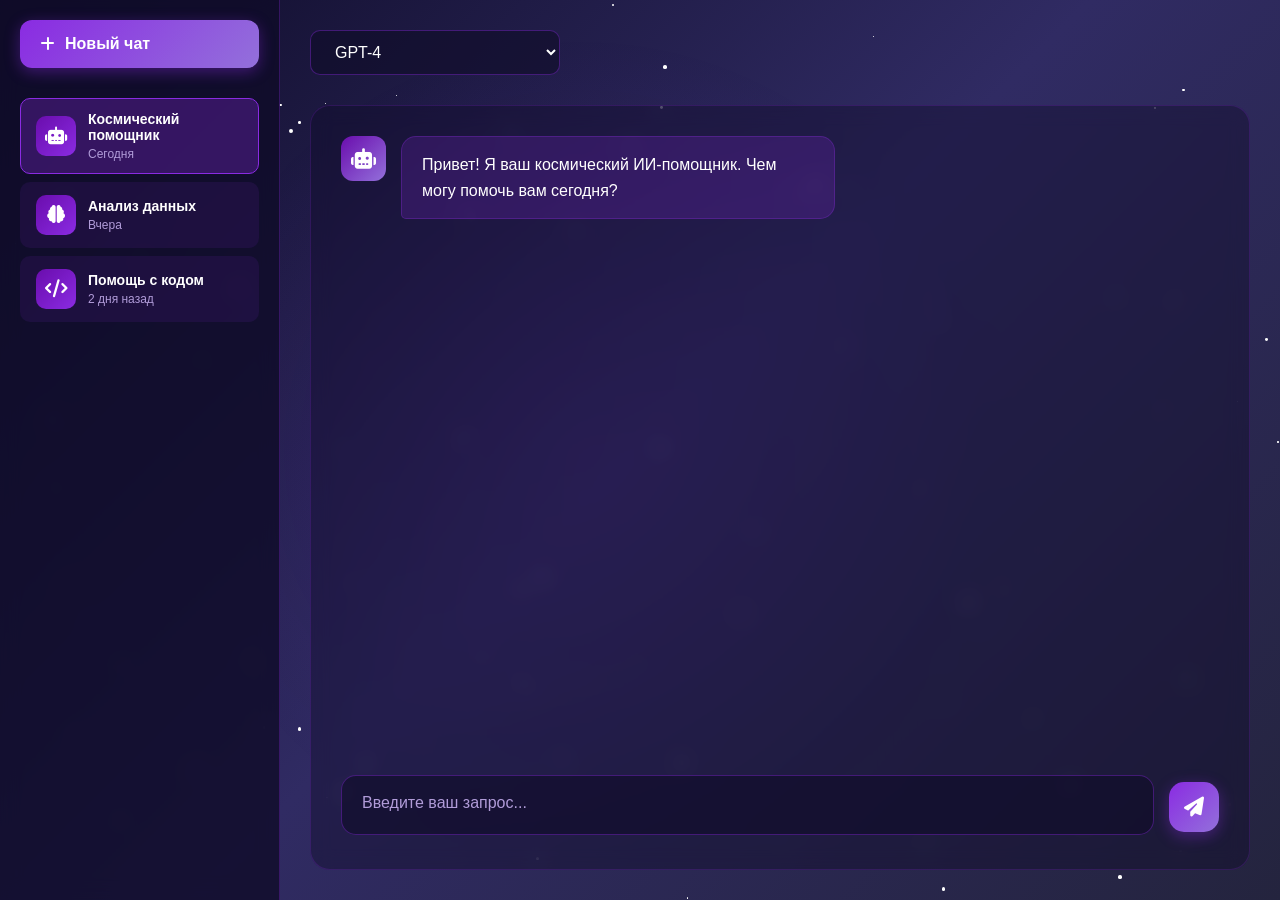
<file: index.html>
<!DOCTYPE html>
<html lang="ru">
<head>
    <meta charset="UTF-8">
    <meta name="viewport" content="width=device-width, initial-scale=1.0">
    <title>AI Chat - Космический Интерфейс</title>
    <link href="https://cdnjs.cloudflare.com/ajax/libs/font-awesome/6.4.0/css/all.min.css" rel="stylesheet">
    <link rel="stylesheet" href="styles.css">
</head>
<body>
    <div class="stars" id="stars"></div>
    
    <div class="container">
        <!-- Sidebar -->
        <div class="sidebar">
            <button class="new-chat-btn" onclick="createNewChat()">
                <i class="fas fa-plus"></i>
                Новый чат
            </button>
            
            <div class="chat-list" id="chatList">
                <div class="chat-item active">
                    <div class="chat-icon">
                        <i class="fas fa-robot"></i>
                    </div>
                    <div class="chat-info">
                        <div class="chat-title">Космический помощник</div>
                        <div class="chat-date">Сегодня</div>
                    </div>
                </div>
                
                <div class="chat-item">
                    <div class="chat-icon">
                        <i class="fas fa-brain"></i>
                    </div>
                    <div class="chat-info">
                        <div class="chat-title">Анализ данных</div>
                        <div class="chat-date">Вчера</div>
                    </div>
                </div>
                
                <div class="chat-item">
                    <div class="chat-icon">
                        <i class="fas fa-code"></i>
                    </div>
                    <div class="chat-info">
                        <div class="chat-title">Помощь с кодом</div>
                        <div class="chat-date">2 дня назад</div>
                    </div>
                </div>
            </div>
        </div>

        <!-- Main Content -->
        <div class="main-content">
            <div class="header">
                <select class="model-selector" id="modelSelector">
                    <option value="gpt-4">GPT-4</option>
                    <option value="gpt-3.5-turbo">GPT-3.5 Turbo</option>
                    <option value="claude-3">Claude 3</option>
                    <option value="llama-3">Llama 3</option>
                    <option value="mistral">Mistral</option>
                </select>
            </div>

            <div class="chat-container">
                <div class="messages" id="messages">
                    <div class="message ai">
                        <div class="message-avatar">
                            <i class="fas fa-robot"></i>
                        </div>
                        <div class="message-content">
                            Привет! Я ваш космический ИИ-помощник. Чем могу помочь вам сегодня?
                        </div>
                    </div>
                </div>

                <div class="input-area">
                    <div class="input-wrapper">
                        <textarea 
                            class="message-input" 
                            id="messageInput" 
                            placeholder="Введите ваш запрос..."
                            rows="1"
                            onkeypress="handleKeyPress(event)"
                        ></textarea>
                    </div>
                    <button class="send-btn" onclick="sendMessage()">
                        <i class="fas fa-paper-plane"></i>
                    </button>
                </div>
            </div>
        </div>
    </div>

    <script src="auth.js"></script>
    <script>
        // Проверка авторизации временно отключена для разработки

        // Create stars background
        function createStars() {
            const starsContainer = document.getElementById('stars');
            for (let i = 0; i < 100; i++) {
                const star = document.createElement('div');
                star.className = 'star';
                star.style.left = Math.random() * 100 + '%';
                star.style.top = Math.random() * 100 + '%';
                star.style.width = (Math.random() * 3 + 1) + 'px';
                star.style.height = star.style.width;
                star.style.animationDelay = Math.random() * 2 + 's';
                starsContainer.appendChild(star);
            }
        }

        // Handle Enter key
        function handleKeyPress(event) {
            if (event.key === 'Enter' && !event.shiftKey) {
                event.preventDefault();
                sendMessage();
            }
        }

        // Send message
        function sendMessage() {
            const input = document.getElementById('messageInput');
            const message = input.value.trim();
            
            if (!message) return;

            // Add user message
            addMessage(message, 'user');
            input.value = '';
            input.style.height = 'auto'; // Сброс высоты

            // Simulate AI response (replace with actual API call)
            setTimeout(() => {
                const aiResponse = "Это демонстрационный ответ. В реальной версии здесь будет ответ от ИИ модели.";
                addMessage(aiResponse, 'ai');
            }, 1000);
        }

        // Add message to chat
        function addMessage(text, type) {
            const messagesContainer = document.getElementById('messages');
            const messageDiv = document.createElement('div');
            messageDiv.className = `message ${type}`;
            
            const avatarIcon = type === 'user' ? 'fa-user' : 'fa-robot';
            
            messageDiv.innerHTML = `
                <div class="message-avatar">
                    <i class="fas ${avatarIcon}"></i>
                </div>
                <div class="message-content">
                    ${text}
                </div>
            `;
            
            messagesContainer.appendChild(messageDiv);
            messagesContainer.scrollTop = messagesContainer.scrollHeight;
        }

        // Create new chat
        function createNewChat() {
            const messagesContainer = document.getElementById('messages');
            messagesContainer.innerHTML = `
                <div class="message ai">
                    <div class="message-avatar">
                        <i class="fas fa-robot"></i>
                    </div>
                    <div class="message-content">
                        Привет! Я ваш космический ИИ-помощник. Чем могу помочь вам сегодня?
                    </div>
                </div>
            `;
        }

        // Logout function - переименована чтобы избежать конфликта
        function doLogout() {
            logout();
        }

        // Initialize
        createStars();
    </script>
</body>
</html>
</file>
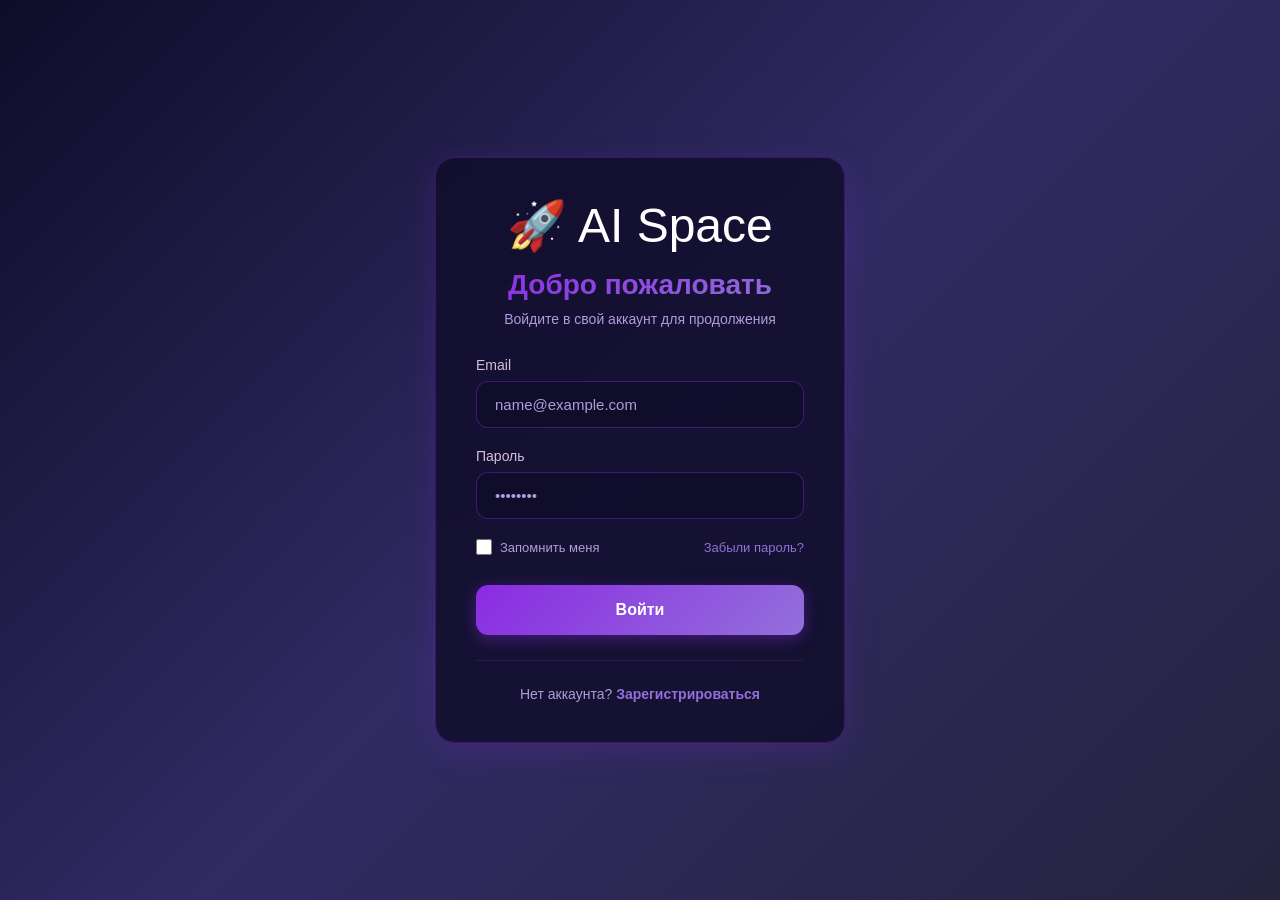
<file: login.html>
<!DOCTYPE html>
<html lang="ru">
<head>
    <meta charset="UTF-8">
    <meta name="viewport" content="width=device-width, initial-scale=1.0">
    <title>Вход | AI Chat Space</title>
    <link rel="stylesheet" href="styles.css">
    <link href="https://fonts.googleapis.com/css2?family=Inter:wght@300;400;500;600&display=swap" rel="stylesheet">
</head>
<body class="auth-body">
    <div class="auth-background">
        <div class="star"></div>
        <div class="star"></div>
        <div class="star"></div>
        <div class="star"></div>
        <div class="star"></div>
    </div>

    <div class="auth-container">
        <div class="auth-card">
            <div class="auth-header">
                <div class="logo">🚀 AI Space</div>
                <h2>Добро пожаловать</h2>
                <p>Войдите в свой аккаунт для продолжения</p>
            </div>

            <form id="loginForm" class="auth-form">
                <div class="form-group">
                    <label for="email">Email</label>
                    <input type="email" id="email" name="email" placeholder="name@example.com" required>
                </div>

                <div class="form-group">
                    <label for="password">Пароль</label>
                    <input type="password" id="password" name="password" placeholder="••••••••" required>
                </div>

                <div class="form-options">
                    <label class="checkbox-container">
                        <input type="checkbox" name="remember">
                        <span>Запомнить меня</span>
                    </label>
                    <a href="#" class="forgot-link">Забыли пароль?</a>
                </div>

                <button type="submit" class="auth-btn">Войти</button>
            </form>

            <div class="auth-footer">
                <p>Нет аккаунта? <a href="register.html">Зарегистрироваться</a></p>
            </div>
        </div>
    </div>

    <script src="auth.js"></script>
</body>
</html>
</file>
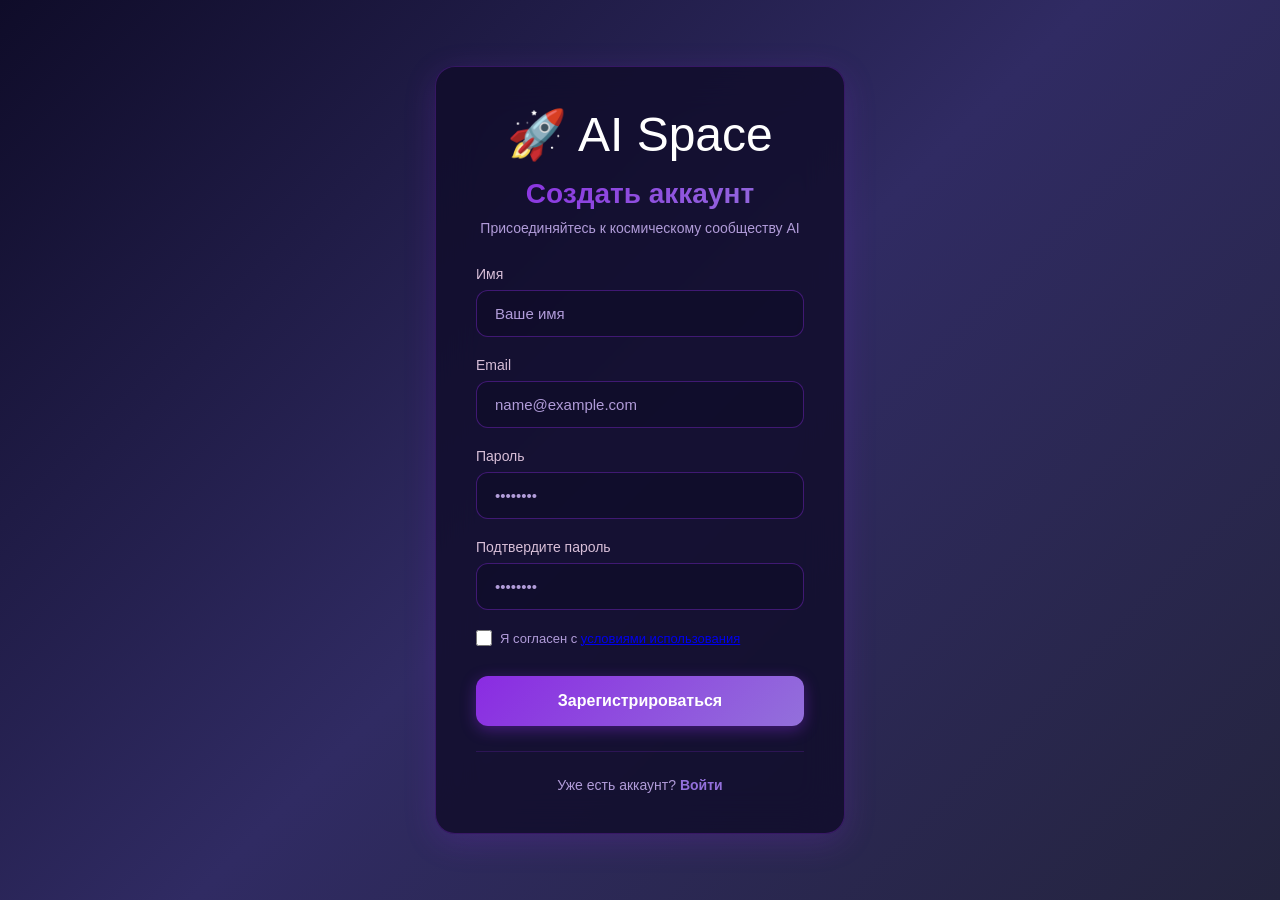
<file: register.html>
<!DOCTYPE html>
<html lang="ru">
<head>
    <meta charset="UTF-8">
    <meta name="viewport" content="width=device-width, initial-scale=1.0">
    <title>Регистрация | AI Chat Space</title>
    <link rel="stylesheet" href="styles.css">
    <link href="https://fonts.googleapis.com/css2?family=Inter:wght@300;400;500;600&display=swap" rel="stylesheet">
</head>
<body class="auth-body">
    <div class="auth-background">
        <div class="star"></div>
        <div class="star"></div>
        <div class="star"></div>
        <div class="star"></div>
        <div class="star"></div>
    </div>

    <div class="auth-container">
        <div class="auth-card">
            <div class="auth-header">
                <div class="logo">🚀 AI Space</div>
                <h2>Создать аккаунт</h2>
                <p>Присоединяйтесь к космическому сообществу AI</p>
            </div>

            <form id="registerForm" class="auth-form">
                <div class="form-group">
                    <label for="name">Имя</label>
                    <input type="text" id="name" name="name" placeholder="Ваше имя" required>
                </div>

                <div class="form-group">
                    <label for="email">Email</label>
                    <input type="email" id="email" name="email" placeholder="name@example.com" required>
                </div>

                <div class="form-group">
                    <label for="password">Пароль</label>
                    <input type="password" id="password" name="password" placeholder="••••••••" minlength="8" required>
                </div>

                <div class="form-group">
                    <label for="confirmPassword">Подтвердите пароль</label>
                    <input type="password" id="confirmPassword" name="confirmPassword" placeholder="••••••••" minlength="8" required>
                </div>

                <div class="form-options">
                    <label class="checkbox-container">
                        <input type="checkbox" name="terms" required>
                        <span>Я согласен с <a href="#">условиями использования</a></span>
                    </label>
                </div>

                <button type="submit" class="auth-btn">Зарегистрироваться</button>
            </form>

            <div class="auth-footer">
                <p>Уже есть аккаунт? <a href="login.html">Войти</a></p>
            </div>
        </div>
    </div>

    <script src="auth.js"></script>
</body>
</html>
</file>
<file: styles.css>
* {
    margin: 0;
    padding: 0;
    box-sizing: border-box;
}

body {
    font-family: 'Segoe UI', Tahoma, Geneva, Verdana, sans-serif;
    background: linear-gradient(135deg, #0f0c29, #302b63, #24243e);
    color: #ffffff;
    min-height: 100vh;
    overflow: hidden;
}

.container {
    display: flex;
    height: 100vh;
}

/* Sidebar */
.sidebar {
    width: 280px;
    background: rgba(15, 12, 41, 0.8);
    backdrop-filter: blur(10px);
    border-right: 1px solid rgba(138, 43, 226, 0.3);
    padding: 20px;
    display: flex;
    flex-direction: column;
}

.new-chat-btn {
    background: linear-gradient(135deg, #8a2be2, #9370db);
    color: white;
    border: none;
    padding: 15px 20px;
    border-radius: 12px;
    cursor: pointer;
    font-size: 16px;
    font-weight: 600;
    margin-bottom: 30px;
    transition: all 0.3s ease;
    display: flex;
    align-items: center;
    gap: 10px;
    box-shadow: 0 4px 15px rgba(138, 43, 226, 0.4);
}

.new-chat-btn:hover {
    transform: translateY(-2px);
    box-shadow: 0 6px 20px rgba(138, 43, 226, 0.6);
}

.chat-list {
    flex: 1;
    overflow-y: auto;
}

.chat-item {
    display: flex;
    align-items: center;
    gap: 12px;
    padding: 12px 15px;
    margin-bottom: 8px;
    border-radius: 10px;
    cursor: pointer;
    transition: all 0.3s ease;
    background: rgba(138, 43, 226, 0.1);
    border: 1px solid transparent;
}

.chat-item:hover {
    background: rgba(138, 43, 226, 0.2);
    border-color: rgba(138, 43, 226, 0.4);
}

.chat-item.active {
    background: rgba(138, 43, 226, 0.3);
    border-color: #8a2be2;
}

.chat-icon {
    width: 40px;
    height: 40px;
    background: linear-gradient(135deg, #6a0dad, #8a2be2);
    border-radius: 10px;
    display: flex;
    align-items: center;
    justify-content: center;
    font-size: 18px;
}

.chat-info {
    flex: 1;
}

.chat-title {
    font-size: 14px;
    font-weight: 600;
    margin-bottom: 4px;
}

.chat-date {
    font-size: 12px;
    color: #b19cd9;
}

/* Main Content */
.main-content {
    flex: 1;
    display: flex;
    flex-direction: column;
    padding: 30px;
    background: radial-gradient(circle at 30% 50%, rgba(138, 43, 226, 0.1) 0%, transparent 50%);
}

.header {
    margin-bottom: 30px;
}

.model-selector {
    background: rgba(15, 12, 41, 0.6);
    border: 1px solid rgba(138, 43, 226, 0.4);
    color: white;
    padding: 12px 20px;
    border-radius: 10px;
    font-size: 16px;
    cursor: pointer;
    outline: none;
    min-width: 250px;
}

.model-selector option {
    background: #0f0c29;
    color: white;
}

.chat-container {
    flex: 1;
    background: rgba(15, 12, 41, 0.4);
    border-radius: 20px;
    padding: 30px;
    border: 1px solid rgba(138, 43, 226, 0.2);
    backdrop-filter: blur(10px);
    display: flex;
    flex-direction: column;
    width: 100%;
    max-width: 100%;
    min-width: 0;
}

.messages {
    flex: 1;
    overflow-y: auto;
    margin-bottom: 20px;
    padding-right: 10px;
    min-height: 0;
}

.message {
    margin-bottom: 20px;
    display: flex;
    gap: 15px;
}

.message.user {
    flex-direction: row-reverse;
}

.message-avatar {
    width: 45px;
    height: 45px;
    border-radius: 12px;
    display: flex;
    align-items: center;
    justify-content: center;
    font-size: 20px;
    flex-shrink: 0;
}

.message.user .message-avatar {
    background: linear-gradient(135deg, #9370db, #8a2be2);
}

.message.ai .message-avatar {
    background: linear-gradient(135deg, #6a0dad, #9370db);
}

.message-content {
    max-width: 50%;
    padding: 0;
    border-radius: 15px;
    line-height: 1.6;
    word-wrap: break-word;
    overflow-wrap: break-word;
    hyphens: auto;
}

.message.user .message-content {
    background: linear-gradient(135deg, #8a2be2, #9370db);
    border-bottom-right-radius: 5px;
    padding: 15px 20px;
}

.message.ai .message-content {
    background: rgba(138, 43, 226, 0.2);
    border: 1px solid rgba(138, 43, 226, 0.3);
    border-bottom-left-radius: 5px;
    padding: 15px 20px;
}

.input-area {
    display: flex;
    gap: 15px;
    align-items: center;
}

.input-wrapper {
    flex: 1;
    position: relative;
}

.message-input {
    width: 100%;
    background: rgba(15, 12, 41, 0.6);
    border: 1px solid rgba(138, 43, 226, 0.4);
    color: white;
    padding: 15px 20px;
    border-radius: 15px;
    font-size: 16px;
    outline: none;
    resize: none;
    font-family: inherit;
    line-height: 1.5;
    min-height: 60px;
    max-height: calc(1.5em * 5 + 30px);
    overflow-y: auto;
    field-sizing: content;
    overflow-wrap: break-word;
    word-break: break-word;
    white-space: pre-wrap;
}

.message-input::placeholder {
    color: #b19cd9;
}

.send-btn {
    background: linear-gradient(135deg, #8a2be2, #9370db);
    color: white;
    border: none;
    width: 50px;
    height: 50px;
    border-radius: 15px;
    cursor: pointer;
    font-size: 20px;
    transition: all 0.3s ease;
    display: flex;
    align-items: center;
    justify-content: center;
    box-shadow: 0 4px 15px rgba(138, 43, 226, 0.4);
}

.send-btn:hover {
    transform: scale(1.05);
    box-shadow: 0 6px 20px rgba(138, 43, 226, 0.6);
}

/* Scrollbar */
::-webkit-scrollbar {
    width: 8px;
}

::-webkit-scrollbar-track {
    background: rgba(15, 12, 41, 0.4);
}

::-webkit-scrollbar-thumb {
    background: rgba(138, 43, 226, 0.4);
    border-radius: 4px;
}

::-webkit-scrollbar-thumb:hover {
    background: rgba(138, 43, 226, 0.6);
}

/* Stars animation */
.stars {
    position: fixed;
    top: 0;
    left: 0;
    width: 100%;
    height: 100%;
    pointer-events: none;
    z-index: -1;
}

.star {
    position: absolute;
    background: white;
    border-radius: 50%;
    animation: twinkle 2s infinite;
}

@keyframes twinkle {
    0%, 100% { opacity: 0.3; }
    50% { opacity: 1; }
}

/* Auth Pages Styles */
.auth-body {
    display: flex;
    align-items: center;
    justify-content: center;
    min-height: 100vh;
    position: relative;
    overflow: auto;
}

.auth-background {
    position: fixed;
    top: 0;
    left: 0;
    width: 100%;
    height: 100%;
    pointer-events: none;
    z-index: -1;
}

.auth-background .star {
    position: absolute;
    background: white;
    border-radius: 50%;
    animation: twinkle 2s infinite;
}

.auth-container {
    width: 100%;
    max-width: 450px;
    padding: 20px;
    z-index: 1;
}

.auth-card {
    background: rgba(15, 12, 41, 0.8);
    backdrop-filter: blur(20px);
    border: 1px solid rgba(138, 43, 226, 0.3);
    border-radius: 20px;
    padding: 40px;
    box-shadow: 0 8px 32px rgba(138, 43, 226, 0.2);
}

.auth-header {
    text-align: center;
    margin-bottom: 30px;
}

.auth-header .logo {
    font-size: 48px;
    margin-bottom: 15px;
}

.auth-header h2 {
    font-size: 28px;
    font-weight: 600;
    margin-bottom: 10px;
    background: linear-gradient(135deg, #8a2be2, #9370db);
    -webkit-background-clip: text;
    -webkit-text-fill-color: transparent;
    background-clip: text;
}

.auth-header p {
    color: #b19cd9;
    font-size: 14px;
}

.auth-form {
    display: flex;
    flex-direction: column;
    gap: 20px;
}

.form-group {
    display: flex;
    flex-direction: column;
    gap: 8px;
}

.form-group label {
    font-size: 14px;
    font-weight: 500;
    color: #d8bfd8;
}

.form-group input {
    background: rgba(15, 12, 41, 0.6);
    border: 1px solid rgba(138, 43, 226, 0.4);
    color: white;
    padding: 14px 18px;
    border-radius: 12px;
    font-size: 15px;
    outline: none;
    transition: all 0.3s ease;
    font-family: inherit;
}

.form-group input:focus {
    border-color: #8a2be2;
    box-shadow: 0 0 0 3px rgba(138, 43, 226, 0.2);
}

.form-group input::placeholder {
    color: #b19cd9;
}

.form-options {
    display: flex;
    justify-content: space-between;
    align-items: center;
    font-size: 13px;
}

.checkbox-container {
    display: flex;
    align-items: center;
    gap: 8px;
    cursor: pointer;
    color: #b19cd9;
}

.checkbox-container input[type="checkbox"] {
    width: 16px;
    height: 16px;
    cursor: pointer;
    accent-color: #8a2be2;
}

.forgot-link {
    color: #9370db;
    text-decoration: none;
    transition: color 0.3s ease;
}

.forgot-link:hover {
    color: #8a2be2;
    text-decoration: underline;
}

.auth-btn {
    background: linear-gradient(135deg, #8a2be2, #9370db);
    color: white;
    border: none;
    padding: 16px;
    border-radius: 12px;
    font-size: 16px;
    font-weight: 600;
    cursor: pointer;
    transition: all 0.3s ease;
    box-shadow: 0 4px 15px rgba(138, 43, 226, 0.4);
    margin-top: 10px;
}

.auth-btn:hover {
    transform: translateY(-2px);
    box-shadow: 0 6px 20px rgba(138, 43, 226, 0.6);
}

.auth-footer {
    text-align: center;
    margin-top: 25px;
    padding-top: 25px;
    border-top: 1px solid rgba(138, 43, 226, 0.2);
    font-size: 14px;
    color: #b19cd9;
}

.auth-footer a {
    color: #9370db;
    text-decoration: none;
    font-weight: 600;
    transition: color 0.3s ease;
}

.auth-footer a:hover {
    color: #8a2be2;
    text-decoration: underline;
}
</file>
